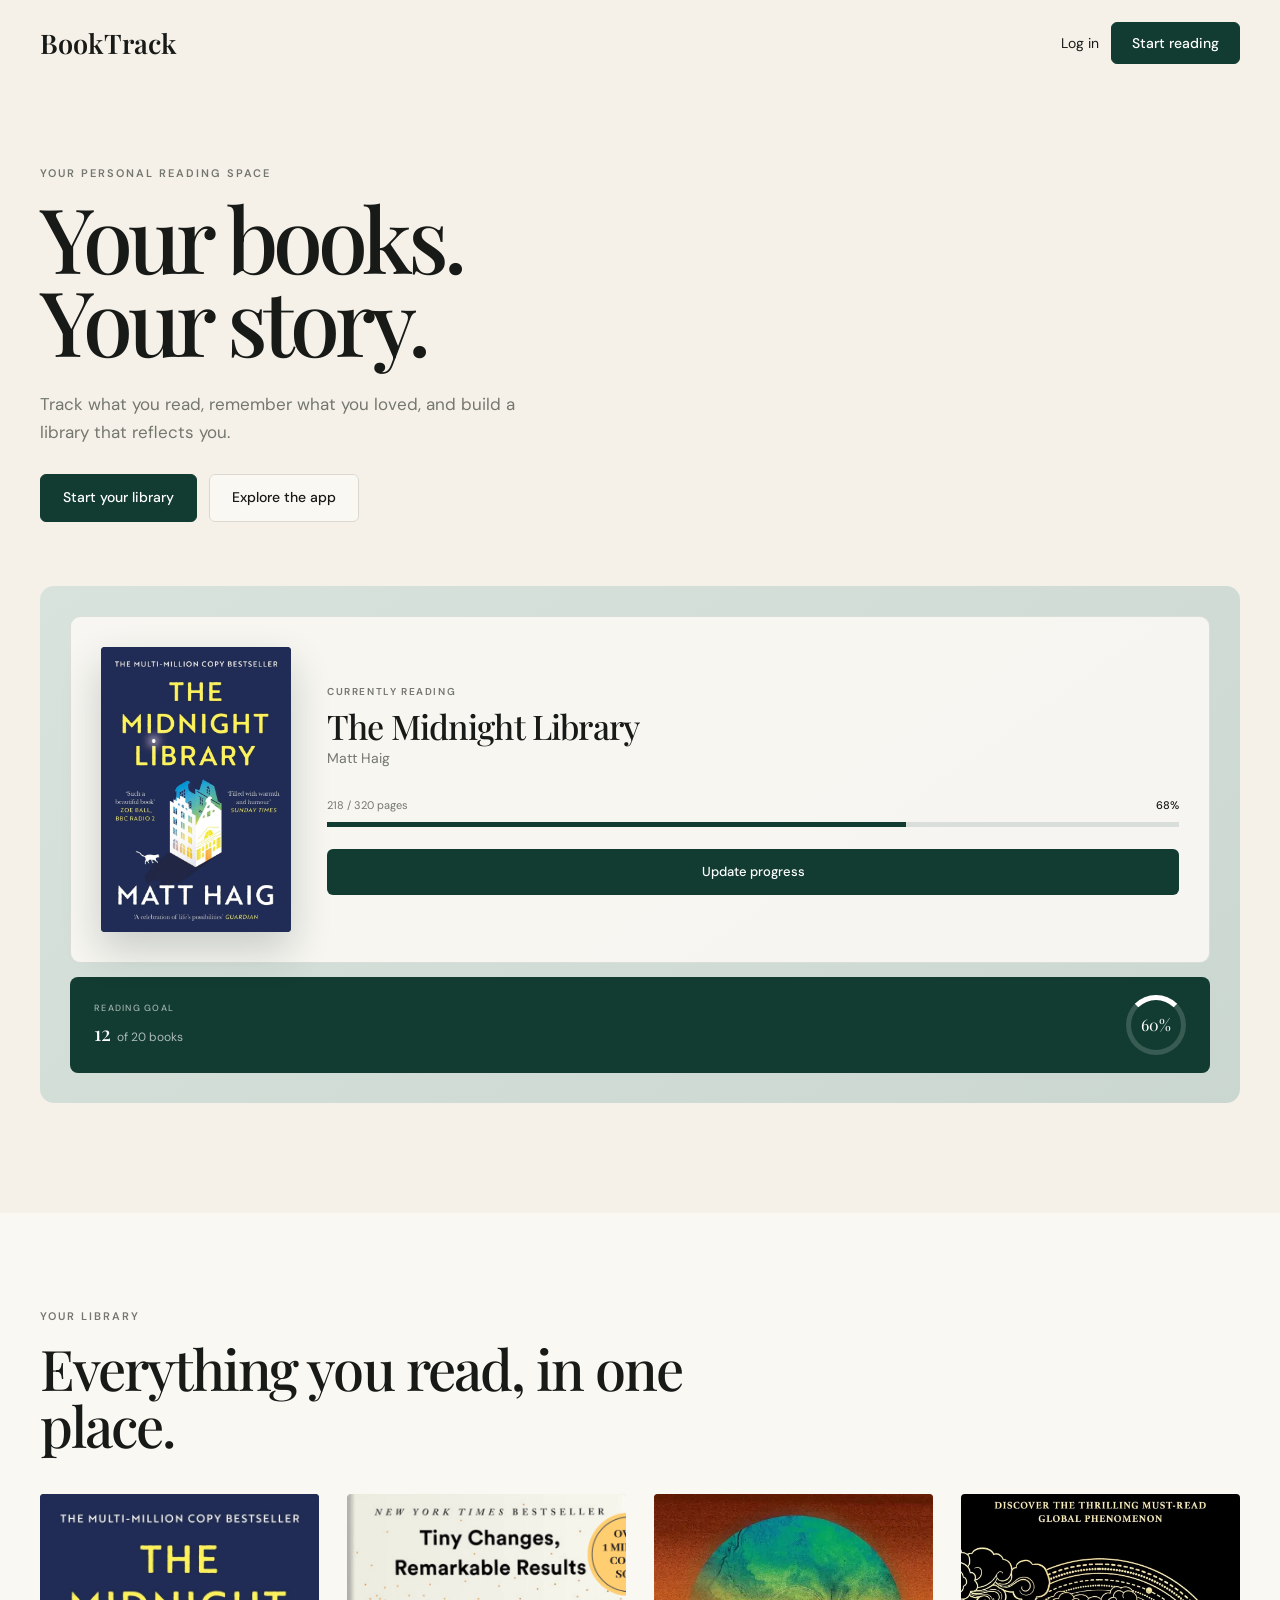
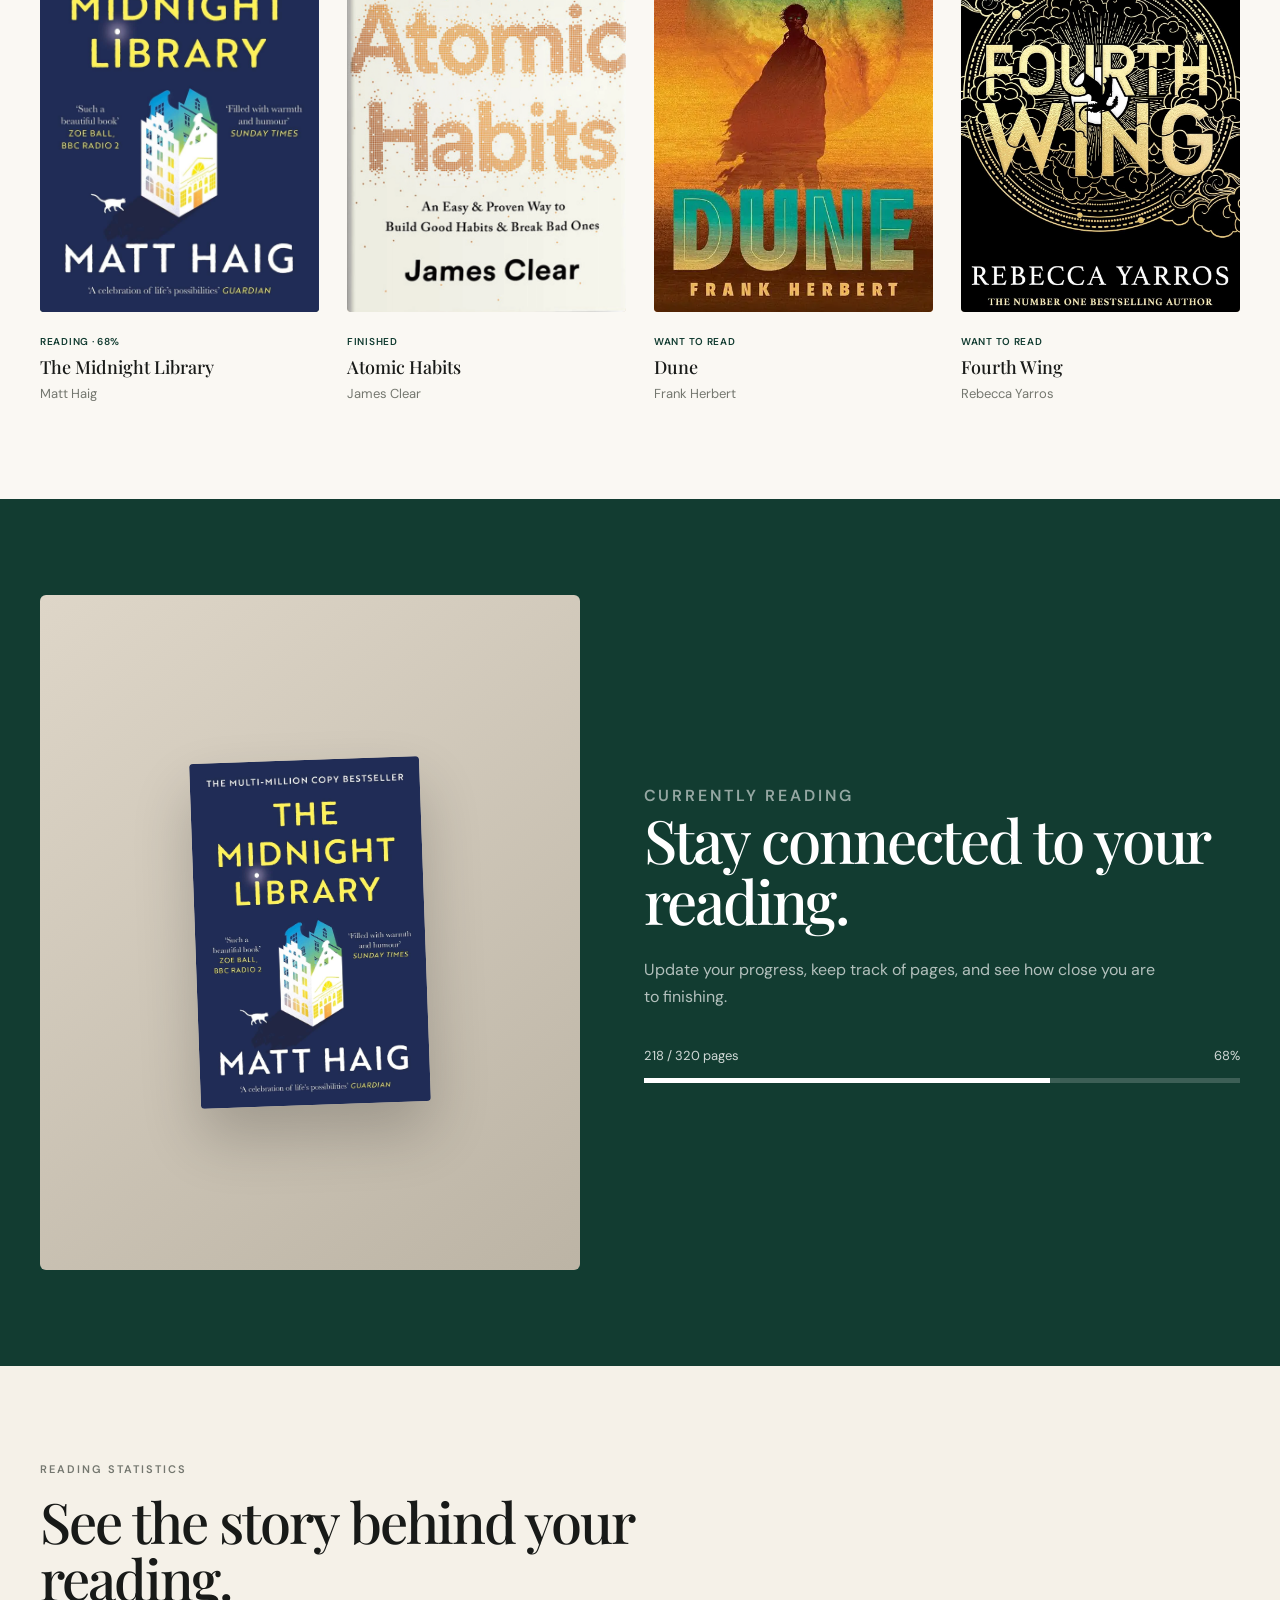
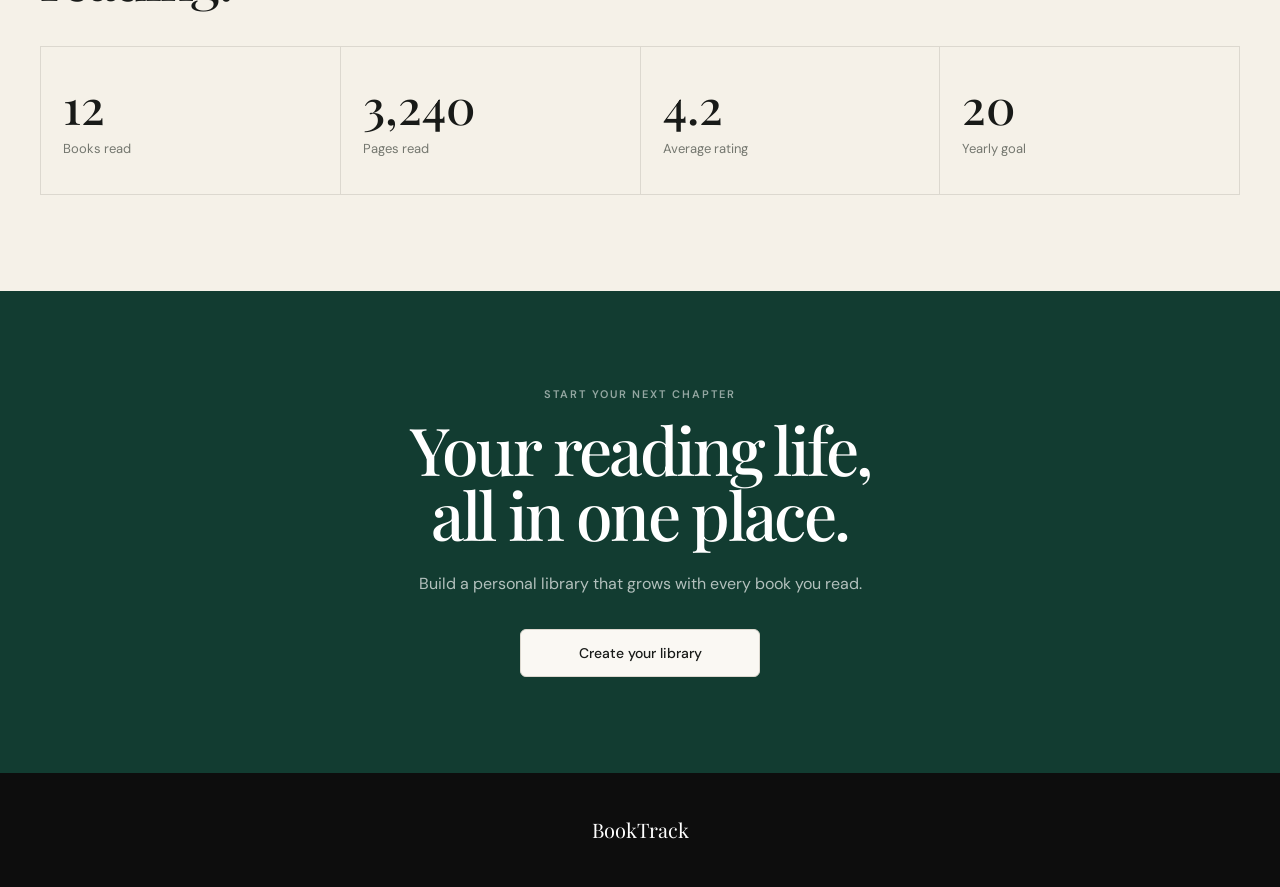
<file: index.html>
<!doctype html>
<html lang="en">
  <head>
    <meta charset="UTF-8" />
    <meta name="viewport" content="width=device-width, initial-scale=1.0" />

    <title>BookTrack — Your personal reading space</title>

    <link rel="preconnect" href="https://fonts.googleapis.com" />
    <link rel="preconnect" href="https://fonts.gstatic.com" crossorigin />

    <link
      href="https://fonts.googleapis.com/css2?family=DM+Sans:wght@400;500;600&family=Playfair+Display:wght@500;600&display=swap"
      rel="stylesheet"
    />

    <link rel="stylesheet" href="./css/styles.css" />
  </head>

  <body>
    <header class="header">
      <div class="container header__inner">
        <a href="#" class="logo">BookTrack</a>

        <nav class="nav">
          <a href="#library">Library</a>
          <a href="#reading">Reading</a>
          <a href="#stats">Statistics</a>
        </nav>

        <div class="header__actions">
          <a href="#" class="link">Log in</a>

          <a href="dashboard.html" class="button button--dark">
            Start reading
          </a>
        </div>
      </div>
    </header>

    <main>
      <section class="hero">
        <div class="container hero__grid">
          <div class="hero__content">
            <p class="eyebrow">Your personal reading space</p>

            <h1>
              Your books.<br />
              Your story.
            </h1>

            <p class="hero__description">
              Track what you read, remember what you loved, and build a library
              that reflects you.
            </p>

            <div class="hero__actions">
              <a href="#" class="button button--dark"> Start your library </a>

              <a href="#library" class="button button--light">
                Explore the app
              </a>
            </div>
          </div>
          <div class="hero__visual">
            <div class="hero-book">
              <div class="hero-book__cover">
                <img
                  src="./assets/images/Matt-Haig.jpg"
                  alt="The Midnight Library cover"
                />
              </div>

              <div class="hero-book__info">
                <span class="hero-book__label"> Currently reading </span>

                <h2>The Midnight Library</h2>

                <p class="hero-book__author">Matt Haig</p>

                <div class="hero-book__progress-info">
                  <span>218 / 320 pages</span>
                  <strong>68%</strong>
                </div>

                <div class="hero-book__progress">
                  <div class="hero-book__progress-value"></div>
                </div>

                <button class="hero-book__button" type="button">
                  Update progress
                </button>
              </div>
            </div>

            <div class="hero-goal">
              <div>
                <span class="hero-goal__label"> Reading goal </span>

                <p>
                  <strong>12</strong>
                  of 20 books
                </p>
              </div>

              <div class="hero-goal__percent">60%</div>
            </div>
          </div>
        </div>
      </section>

      <section class="library" id="library">
        <div class="container">
          <div class="section-heading">
            <p class="eyebrow">Your library</p>

            <h2>Everything you read, in one place.</h2>
          </div>

          <div class="book-grid">
            <article class="book">
              <div class="book__cover book__cover--midnight">
                <img
                  src="./assets/images/Matt-Haig.jpg"
                  alt="The Midnight Library cover"
                />
              </div>

              <span class="book__status"> Reading · 68% </span>

              <h3>The Midnight Library</h3>

              <p>Matt Haig</p>
            </article>

            <article class="book">
              <div class="book__cover book__cover--atomic">
                <img
                  src="./assets/images/James-Clear.png"
                  alt="Atomic Habits cover"
                />
              </div>

              <span class="book__status"> Finished </span>

              <h3>Atomic Habits</h3>

              <p>James Clear</p>
            </article>

            <article class="book">
              <div class="book__cover book__cover--dune">
                <img src="./assets/images/Frank-Herbet.webp" alt="Dune cover" />
              </div>

              <span class="book__status"> Want to read </span>

              <h3>Dune</h3>

              <p>Frank Herbert</p>
            </article>

            <article class="book">
              <div class="book__cover book__cover--fourth">
                <img
                  src="./assets/images/Rebecca-Yarros.jpg"
                  alt="Fourth Wing cover"
                />
              </div>

              <span class="book__status"> Want to read </span>

              <h3>Fourth Wing</h3>

              <p>Rebecca Yarros</p>
            </article>
          </div>
        </div>
      </section>

      <section class="reading" id="reading">
        <div class="container reading__grid">
          <div class="reading__visual">
            <img
              src="./assets/images/Matt-Haig.jpg"
              alt="The Midnight Library cover"
            />
          </div>

          <div class="reading__content">
            <p class="eyebrow">Currently reading</p>

            <h2>Stay connected to your reading.</h2>

            <p>
              Update your progress, keep track of pages, and see how close you
              are to finishing.
            </p>

            <div class="progress">
              <div class="progress__top">
                <span> 218 / 320 pages </span>

                <span> 68% </span>
              </div>

              <div class="progress__bar">
                <div class="progress__value"></div>
              </div>
            </div>
          </div>
        </div>
      </section>

      <section class="stats" id="stats">
        <div class="container">
          <div class="section-heading">
            <p class="eyebrow">Reading statistics</p>

            <h2>See the story behind your reading.</h2>
          </div>

          <div class="stats__grid">
            <div class="stat">
              <strong>12</strong>
              <span>Books read</span>
            </div>

            <div class="stat">
              <strong>3,240</strong>
              <span>Pages read</span>
            </div>

            <div class="stat">
              <strong>4.2</strong>
              <span>Average rating</span>
            </div>

            <div class="stat">
              <strong>20</strong>
              <span>Yearly goal</span>
            </div>
          </div>
        </div>
      </section>
      <section class="cta">
        <div class="container cta__inner">
          <p class="eyebrow">Start your next chapter</p>

          <h2>
            Your reading life,<br />
            all in one place.
          </h2>

          <p>Build a personal library that grows with every book you read.</p>

          <a href="#" class="button button--light"> Create your library </a>
        </div>
      </section>
    </main>

    <footer class="footer">
      <div class="container">
        <span>BookTrack</span>
      </div>
    </footer>

    <script src="./script.js"></script>
  </body>
</html>
</file>
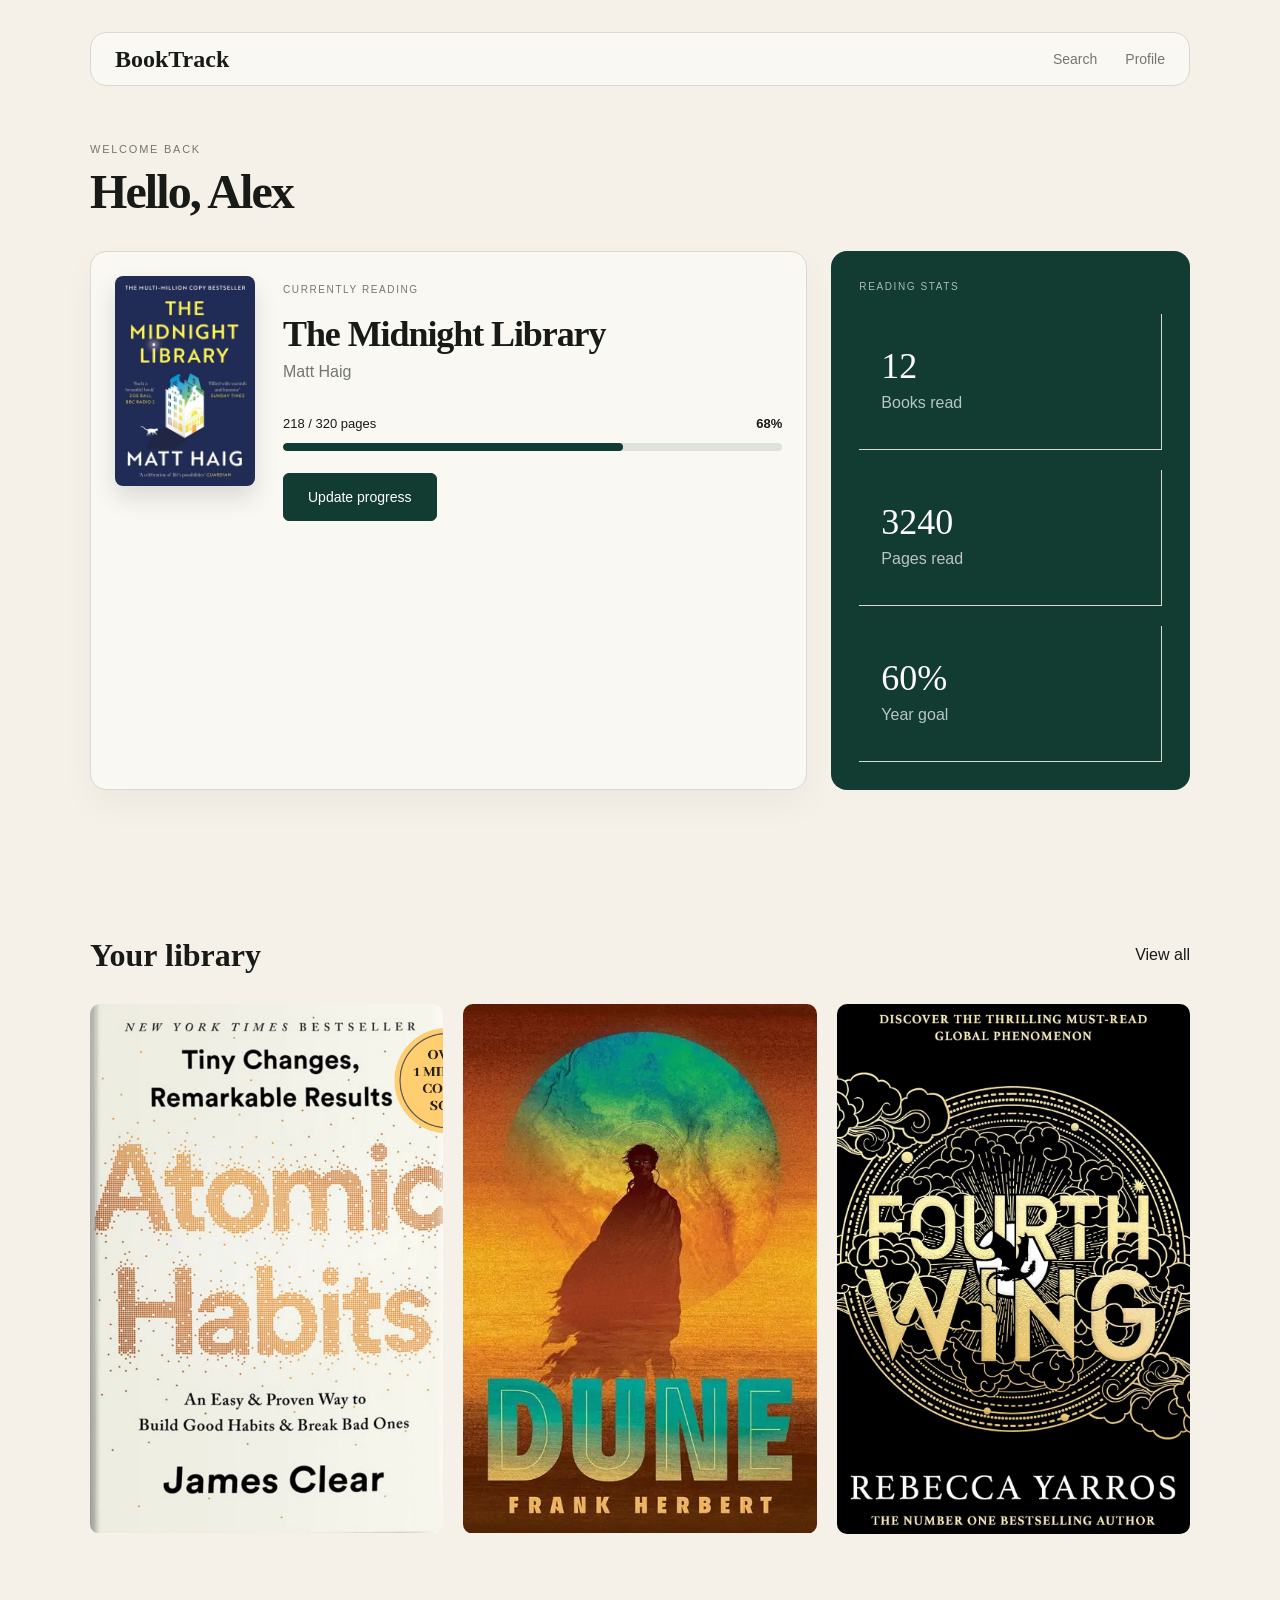
<file: dashboard.html>
<!doctype html>
<html lang="en">
  <head>
    <meta charset="UTF-8" />

    <meta name="viewport" content="width=device-width, initial-scale=1.0" />

    <title>BookTrack Dashboard</title>

    <link rel="stylesheet" href="./css/styles.css" />

    <link rel="stylesheet" href="./css/dashboard.css" />
  </head>

  <body>
    <section class="dashboard">
      <div class="container container-dashboard">
        <!-- HEADER -->

        <header class="dashboard-header">
          <a href="./index.html" class="logo"> BookTrack </a>

          <nav class="nav">
            <a href="#"> Search </a>

            <a href="#"> Profile </a>
          </nav>
        </header>

        <!-- GREETING -->

        <div class="dashboard-heading">
          <p class="dashboard-label">Welcome back</p>

          <h1>Hello, Alex</h1>
        </div>

        <!-- MAIN DASHBOARD -->

        <div class="dashboard-grid">
          <!-- CURRENT BOOK -->

          <div class="reading-card">
            <div class="book-cover">
              <img
                src="./assets/images/Matt-Haig.jpg"
                alt="The Midnight Library"
              />
            </div>

            <div class="book-content">
              <span class="reading-card__label"> Currently reading </span>

              <h2>The Midnight Library</h2>

              <p class="book-author">Matt Haig</p>

              <div class="progress-info">
                <span> 218 / 320 pages </span>

                <strong> 68% </strong>
              </div>

              <div class="progress-bar">
                <div class="progress-value"></div>
              </div>

              <button class="button button--dark">Update progress</button>
            </div>
          </div>

          <!-- STATS -->

          <aside class="stats-card">
            <span class="stats-label"> Reading stats </span>

            <div class="stat">
              <strong> 12 </strong>

              <p>Books read</p>
            </div>

            <div class="stat">
              <strong> 3240 </strong>

              <p>Pages read</p>
            </div>

            <div class="stat">
              <strong> 60% </strong>

              <p>Year goal</p>
            </div>
          </aside>
        </div>

        <!-- LIBRARY -->

        <section class="library-preview">
          <div class="library-header">
            <h2>Your library</h2>

            <a href="#"> View all </a>
          </div>

          <div class="books-row">
            <article class="mini-book">
              <img src="./assets/images/James-Clear.png" alt="Atomic Habits" />
            </article>

            <article class="mini-book">
              <img src="./assets/images/Frank-Herbet.webp" alt="Dune" />
            </article>

            <article class="mini-book">
              <img src="./assets/images/Rebecca-Yarros.jpg" alt="Fourth Wing" />
            </article>
          </div>
        </section>
      </div>
    </section>
  </body>
</html>
</file>
<file: css/styles.css>
/* ========================================
   BOOKTRACK
   Mobile-first styles

   Mobile:  < 768px
   Tablet:  >= 768px
   Desktop: >= 1440px
======================================== */


/* ========================================
   VARIABLES
======================================== */

:root {
    --color-bg: #f5f1e8;
    --color-bg-light: #faf8f3;
    --color-bg-soft: #e6ece7;

    --color-text: #181a18;
    --color-text-muted: #74776f;

    --color-green: #123c31;
    --color-green-dark: #0d2d25;
    --color-green-soft: #dfe8e2;

    --color-white: #ffffff;
    --color-black: #0d0d0d;

    --color-border: #dcd8cf;

    --font-serif: "Playfair Display", Georgia, serif;
    --font-sans: "DM Sans", Arial, sans-serif;

    --container-width: 1280px;

    --radius-sm: 6px;
    --radius-md: 10px;
    --radius-lg: 16px;

    --transition: 180ms ease;
}


/* ========================================
   RESET
======================================== */

*,
*::before,
*::after {
    box-sizing: border-box;
}

html {
    scroll-behavior: smooth;
}

body {
    margin: 0;

    font-family: var(--font-sans);
    font-size: 16px;
    line-height: 1.5;

    color: var(--color-text);
    background: var(--color-bg);

    -webkit-font-smoothing: antialiased;
}

body,
button,
input,
textarea {
    font-family: var(--font-sans);
}

img {
    display: block;
    max-width: 100%;
}

a {
    color: inherit;
    text-decoration: none;
}

button,
input {
    font: inherit;
}

button {
    border: 0;
    cursor: pointer;
}

h1,
h2,
h3,
h4,
p {
    margin-top: 0;
}


/* ========================================
   GLOBAL
======================================== */

.container {
    width: 100%;
    max-width: var(--container-width);

    margin-inline: auto;
    padding-inline: 20px;
}

section {
    padding-block: 72px;
}

.eyebrow {
    margin-bottom: 16px;

    font-size: 11px;
    font-weight: 600;
    line-height: 1.3;

    letter-spacing: 0.18em;
    text-transform: uppercase;

    color: var(--color-text-muted);
}

.section-heading {
    max-width: 680px;
    margin-bottom: 40px;
}

.section-heading h2 {
    margin-bottom: 0;

    font-family: var(--font-serif);
    font-size: clamp(38px, 10vw, 56px);
    font-weight: 500;
    line-height: 1.02;

    letter-spacing: -0.035em;
}


/* ========================================
   BUTTONS
======================================== */

.button {
    display: inline-flex;
    align-items: center;
    justify-content: center;

    width: 100%;
    min-height: 48px;

    padding-inline: 22px;

    border: 1px solid transparent;
    border-radius: var(--radius-sm);

    font-size: 14px;
    font-weight: 500;

    transition:
        background-color var(--transition),
        color var(--transition),
        border-color var(--transition),
        transform var(--transition);
}

.button:hover {
    transform: translateY(-2px);
}

.button--dark {
    color: var(--color-white);
    background: var(--color-green);
    border-color: var(--color-green);
}

.button--dark:hover {
    background: var(--color-green-dark);
    border-color: var(--color-green-dark);
}

.button--light {
    color: var(--color-text);
    background: var(--color-bg-light);
    border-color: var(--color-border);
}

.button--light:hover {
    background: var(--color-white);
}


/* ========================================
   HEADER
======================================== */

.header {
    position: relative;
    z-index: 20;

    padding-block: 18px;
}

.header__inner {
    display: flex;
    align-items: center;
    justify-content: space-between;

    gap: 20px;
}

.logo {
    flex-shrink: 0;

    font-family: var(--font-serif);
    font-size: 24px;
    font-weight: 600;
    line-height: 1;
}

.nav {
    display: none;
}

.header__actions {
    display: flex;
    align-items: center;
    gap: 12px;
}

.header__actions .link {
    display: none;
}

.header__actions .button {
    width: auto;
    min-height: 42px;

    padding-inline: 16px;
}


/* ========================================
   HERO
======================================== */

.hero {
    padding-block: 60px 80px;
}

.hero__grid {
    display: grid;
    grid-template-columns: 1fr;

    gap: 48px;
}

.hero__content {
    max-width: 620px;
}

.hero h1 {
    margin-bottom: 0;

    font-family: var(--font-serif);
    font-size: clamp(52px, 15vw, 74px);
    font-weight: 500;
    line-height: 0.92;

    letter-spacing: -0.055em;
}

.hero__description {
    max-width: 500px;

    margin-block: 28px;

    font-size: 16px;
    line-height: 1.65;

    color: var(--color-text-muted);
}

.hero__actions {
    display: flex;
    flex-direction: column;

    gap: 12px;
}


/* ========================================
   HERO PRODUCT PREVIEW
======================================== */

.hero__visual {
    position: relative;

    min-height: auto;

    padding: 18px;

    overflow: hidden;

    border-radius: 14px;

    background:
        linear-gradient(145deg,
            rgba(18, 60, 49, 0.03),
            rgba(18, 60, 49, 0.1)),
        var(--color-green-soft);
}

.hero-book {
    display: grid;
    gap: 28px;

    padding: 24px;

    border: 1px solid rgba(18, 60, 49, 0.12);
    border-radius: 10px;

    background: rgba(250, 248, 243, 0.92);
}

.hero-book__cover {
    width: min(180px, 65%);
    aspect-ratio: 2 / 3;

    margin-inline: auto;

    overflow: hidden;

    background: #163c38;

    border-radius: 4px;

    box-shadow:
        0 18px 40px rgba(14, 42, 34, 0.2);
}

.hero-book__cover img {
    display: block;

    width: 100%;
    height: 100%;

    object-fit: cover;
}

.hero-book__label {
    display: block;

    margin-bottom: 10px;

    font-size: 10px;
    font-weight: 600;

    letter-spacing: 0.16em;
    text-transform: uppercase;

    color: var(--color-text-muted);
}

.hero-book__info h2 {
    margin-bottom: 5px;

    font-family: var(--font-serif);

    font-size: 28px;
    font-weight: 500;
    line-height: 1;

    letter-spacing: -0.025em;
}

.hero-book__author {
    margin-bottom: 28px;

    font-size: 14px;

    color: var(--color-text-muted);
}

.hero-book__progress-info {
    display: flex;
    align-items: center;
    justify-content: space-between;

    gap: 16px;

    margin-bottom: 9px;

    font-size: 11px;

    color: var(--color-text-muted);
}

.hero-book__progress-info strong {
    font-weight: 500;

    color: var(--color-text);
}

.hero-book__progress {
    width: 100%;
    height: 5px;

    overflow: hidden;

    background: rgba(18, 60, 49, 0.12);
}

.hero-book__progress-value {
    width: 68%;
    height: 100%;

    background: var(--color-green);
}

.hero-book__button {
    width: 100%;

    margin-top: 22px;

    padding: 13px 18px;

    border-radius: 6px;

    font-size: 13px;
    font-weight: 500;

    color: var(--color-white);
    background: var(--color-green);

    transition:
        background-color var(--transition),
        transform var(--transition);
}

.hero-book__button:hover {
    background: var(--color-green-dark);

    transform: translateY(-1px);
}


/* ========================================
   HERO READING GOAL
======================================== */

.hero-goal {
    display: flex;
    align-items: center;
    justify-content: space-between;

    gap: 20px;

    margin-top: 14px;

    padding: 18px;

    border-radius: 8px;

    color: var(--color-white);
    background: var(--color-green);
}

.hero-goal__label {
    display: block;

    margin-bottom: 3px;

    font-size: 9px;
    font-weight: 500;

    letter-spacing: 0.14em;
    text-transform: uppercase;

    opacity: 0.6;
}

.hero-goal p {
    margin: 0;

    font-size: 12px;

    color: rgba(255, 255, 255, 0.65);
}

.hero-goal p strong {
    margin-right: 3px;

    font-family: var(--font-serif);
    font-size: 20px;
    font-weight: 500;

    color: var(--color-white);
}

.hero-goal__percent {
    display: flex;
    align-items: center;
    justify-content: center;

    width: 60px;
    height: 60px;

    flex-shrink: 0;

    border: 5px solid rgba(255, 255, 255, 0.16);
    border-top-color: var(--color-white);

    border-radius: 50%;

    font-family: var(--font-serif);
    font-size: 16px;
}


/* ========================================
   LIBRARY
======================================== */

.library {
    background: var(--color-bg-light);
}

.book-grid {
    display: grid;
    grid-template-columns: repeat(2, minmax(0, 1fr));

    gap: 32px 18px;
}

.book {
    min-width: 0;
}

.book__cover {
    position: relative;

    aspect-ratio: 2 / 3;

    margin-bottom: 16px;

    overflow: hidden;

    border-radius: 4px;

    background: var(--color-green-soft);

    transition:
        transform var(--transition),
        box-shadow var(--transition);
}

.book:hover .book__cover {
    transform: translateY(-4px);

    box-shadow:
        0 14px 30px rgba(0, 0, 0, 0.08);
}

.book__cover img {
    position: absolute;
    inset: 0;

    width: 100%;
    height: 100%;

    object-fit: cover;
}

.book__cover-content {
    display: flex;
    flex-direction: column;
    justify-content: flex-end;

    width: 100%;
    height: 100%;

    padding: 15px;

    color: #f7f3e9;
}

.book__cover-content span {
    font-family: var(--font-serif);
    font-size: 13px;
}

.book__cover-content strong {
    font-family: var(--font-serif);

    font-size: 22px;
    font-weight: 500;
    line-height: 0.95;
}

.book__cover--midnight {
    background:
        radial-gradient(circle at 70% 20%,
            rgba(255, 255, 255, 0.08),
            transparent 25%),
        #183b38;
}

.book__cover--atomic {
    background: #dfd0b6;
}

.book__cover--atomic .book__cover-content {
    color: #73634e;
}

.book__cover--dune {
    background:
        linear-gradient(160deg,
            #8d4328,
            #d38548);
}

.book__cover--fourth {
    background:
        linear-gradient(145deg,
            #e0d5b9,
            #a99674);
}

.book__cover--fourth .book__cover-content {
    color: #352d25;
}

.book__status {
    display: inline-block;

    margin-bottom: 8px;

    font-size: 10px;
    font-weight: 600;

    letter-spacing: 0.07em;
    text-transform: uppercase;

    color: var(--color-green);
}

.book h3 {
    margin-bottom: 5px;

    font-family: var(--font-serif);

    font-size: 17px;
    font-weight: 500;
    line-height: 1.2;
}

.book p {
    margin-bottom: 0;

    font-size: 13px;

    color: var(--color-text-muted);
}


/* ========================================
   CURRENTLY READING
======================================== */

.reading {
    color: var(--color-white);
    background: var(--color-green);
}

.reading__grid {
    display: grid;
    grid-template-columns: 1fr;

    gap: 48px;
}

.reading__visual {
    position: relative;

    display: flex;
    align-items: center;
    justify-content: center;

    aspect-ratio: 4 / 5;

    padding: 40px;

    overflow: hidden;

    border-radius: var(--radius-sm);

    background:
        linear-gradient(145deg,
            #ded6c8,
            #bcb4a5);
}

.reading__visual img {
    width: min(230px, 75%);
    aspect-ratio: 2 / 3;

    object-fit: cover;

    border-radius: 4px;

    box-shadow:
        0 30px 60px rgba(0, 0, 0, 0.2);

    transform: rotate(-2deg);
}

.reading-book {
    display: flex;
    flex-direction: column;
    justify-content: flex-end;

    width: min(230px, 75%);
    aspect-ratio: 2 / 3;

    padding: 26px 22px;

    color: #f6f2e9;
    background:
        radial-gradient(circle at 70% 20%,
            rgba(255, 255, 255, 0.08),
            transparent 25%),
        #153b38;

    border-radius: 4px;

    box-shadow:
        0 30px 60px rgba(0, 0, 0, 0.2);

    transform: rotate(-2deg);
}

.reading-book__small {
    font-family: var(--font-serif);
    font-size: 17px;
}

.reading-book strong {
    margin-top: 2px;

    font-family: var(--font-serif);

    font-size: 36px;
    font-weight: 500;
    line-height: 0.95;
}

.reading-book__author {
    margin-top: 22px;

    font-size: 10px;

    letter-spacing: 0.15em;
    text-transform: uppercase;

    opacity: 0.65;
}

.reading__content {
    align-self: center;
}

.reading .eyebrow {
    color: rgba(255, 255, 255, 0.55);
}

.reading h2 {
    margin-bottom: 24px;

    font-family: var(--font-serif);

    font-size: clamp(42px, 11vw, 60px);
    font-weight: 500;
    line-height: 1.02;

    letter-spacing: -0.035em;
}

.reading__content>p {
    max-width: 520px;

    margin-bottom: 0;

    font-size: 16px;
    line-height: 1.7;

    color: rgba(255, 255, 255, 0.68);
}


/* ========================================
   PROGRESS
======================================== */

.progress {
    margin-top: 36px;
}

.progress__top {
    display: flex;
    align-items: center;
    justify-content: space-between;

    gap: 20px;

    margin-bottom: 12px;

    font-size: 13px;

    color: rgba(255, 255, 255, 0.8);
}

.progress__bar {
    width: 100%;
    height: 5px;

    overflow: hidden;

    background: rgba(255, 255, 255, 0.18);
}

.progress__value {
    width: 68%;
    height: 100%;

    background: var(--color-white);
}


/* ========================================
   STATS
======================================== */

.stats {
    background: var(--color-bg);
}

.stats__grid {
    display: grid;
    grid-template-columns: repeat(2, minmax(0, 1fr));

    border-top: 1px solid var(--color-border);
    border-left: 1px solid var(--color-border);
}

.stat {
    min-width: 0;

    padding: 28px 18px;

    border-right: 1px solid var(--color-border);
    border-bottom: 1px solid var(--color-border);
}

.stat strong {
    display: block;

    margin-bottom: 7px;

    font-family: var(--font-serif);

    font-size: clamp(34px, 10vw, 48px);
    font-weight: 500;
    line-height: 1;
}

.stat span {
    font-size: 13px;
    line-height: 1.4;

    color: var(--color-text-muted);
}


/* ========================================
   CTA
======================================== */

.cta {
    color: var(--color-white);
    background: var(--color-green);
}

.cta__inner {
    max-width: 760px;

    text-align: center;
}

.cta .eyebrow {
    color: rgba(255, 255, 255, 0.55);
}

.cta h2 {
    margin-bottom: 24px;

    font-family: var(--font-serif);

    font-size: clamp(44px, 12vw, 66px);
    font-weight: 500;
    line-height: 0.98;

    letter-spacing: -0.04em;
}

.cta p:not(.eyebrow) {
    max-width: 520px;

    margin: 0 auto 32px;

    font-size: 16px;
    line-height: 1.65;

    color: rgba(255, 255, 255, 0.68);
}

.cta .button {
    max-width: 240px;
}


/* ========================================
   FOOTER
======================================== */

.footer {
    padding-block: 36px;

    color: rgba(255, 255, 255, 0.7);
    background: var(--color-black);
}

.footer .container {
    display: flex;
    align-items: center;
    justify-content: center;
}

.footer span {
    font-family: var(--font-serif);
    font-size: 20px;

    color: var(--color-white);
}


/* ========================================
   TABLET
   768px+
======================================== */

@media (min-width: 768px) {
    /* Global */

    .container {
        padding-inline: 40px;
    }

    section {
        padding-block: 96px;
    }


    /* Header */

    .header {
        padding-block: 22px;
    }

    .logo {
        font-size: 27px;
    }

    .header__actions .link {
        display: inline-block;

        font-size: 14px;
    }

    .header__actions .button {
        padding-inline: 20px;
    }


    /* Hero */

    .hero {
        padding-block: 80px 110px;
    }

    .hero__grid {
        gap: 64px;
    }

    .hero h1 {
        font-size: clamp(68px, 10vw, 90px);
    }

    .hero__description {
        font-size: 17px;
    }

    .hero__actions {
        flex-direction: row;
    }

    .hero__actions .button {
        width: auto;
    }


    /* Hero preview */

    .hero__visual {
        padding: 30px;
    }

    .hero-book {
        grid-template-columns: 190px minmax(0, 1fr);
        align-items: center;

        gap: 36px;

        padding: 30px;
    }

    .hero-book__cover {
        width: 100%;
    }

    .hero-book__info h2 {
        font-size: 34px;
    }

    .hero-goal {
        padding-inline: 24px;
    }


    /* Library */

    .book-grid {
        grid-template-columns: repeat(4, minmax(0, 1fr));

        gap: 28px;
    }

    .book h3 {
        font-size: 18px;
    }


    /* Reading */

    .reading__grid {
        grid-template-columns:
            minmax(0, 0.95fr) minmax(0, 1.05fr);

        gap: 64px;

        align-items: center;
    }

    .reading__visual {
        aspect-ratio: 4 / 5;
    }


    /* Stats */

    .stats__grid {
        grid-template-columns: repeat(4, minmax(0, 1fr));
    }

    .stat {
        padding: 34px 22px;
    }


    /* CTA */

    .cta__inner {
        margin-inline: auto;
    }


    /* Footer */

    .footer {
        padding-block: 42px;
    }
}


/* ========================================
   DESKTOP
   1440px+
======================================== */

@media (min-width: 1440px) {
    /* Global */

    .container {
        padding-inline: 0;
    }

    section {
        padding-block: 120px;
    }

    .section-heading {
        margin-bottom: 56px;
    }

    .section-heading h2 {
        font-size: 68px;
    }


    /* Header */

    .header {
        padding-block: 28px;
    }

    .logo {
        font-size: 30px;
    }

    .nav {
        display: flex;
        align-items: center;

        gap: 36px;
    }

    .nav a {
        position: relative;

        font-size: 14px;

        color: var(--color-text-muted);

        transition: color var(--transition);
    }

    .nav a::after {
        content: "";

        position: absolute;
        left: 0;
        bottom: -6px;

        width: 100%;
        height: 1px;

        background: var(--color-green);

        transform: scaleX(0);
        transform-origin: right;

        transition: transform var(--transition);
    }

    .nav a:hover {
        color: var(--color-text);
    }

    .nav a:hover::after {
        transform: scaleX(1);
        transform-origin: left;
    }


    /* Hero */

    .hero {
        padding-block: 100px 140px;
    }

    .hero__grid {
        grid-template-columns:
            minmax(0, 0.85fr) minmax(0, 1.15fr);

        gap: 100px;

        align-items: center;
    }

    .hero h1 {
        font-size: 104px;
    }

    .hero__description {
        margin-block: 34px;

        font-size: 18px;
    }


    /* Hero preview */

    .hero__visual {
        padding: 42px;
    }

    .hero-book {
        grid-template-columns:
            220px minmax(0, 1fr);

        gap: 48px;

        padding: 38px;
    }

    .hero-book__info h2 {
        font-size: 40px;
    }

    .hero-book__cover strong {
        font-size: 34px;
    }

    .hero-goal {
        width: 65%;

        margin-left: auto;
    }


    /* Library */

    .book-grid {
        gap: 36px;
    }

    .book__cover {
        margin-bottom: 20px;
    }

    .book h3 {
        font-size: 20px;
    }

    .book p {
        font-size: 14px;
    }

    .book__cover-content {
        padding: 24px;
    }

    .book__cover-content strong {
        font-size: 30px;
    }


    /* Reading */

    .reading__grid {
        grid-template-columns:
            minmax(0, 1fr) minmax(0, 0.9fr);

        gap: 110px;
    }

    .reading__visual {
        max-height: 680px;
    }

    .reading-book {
        width: min(280px, 70%);

        padding: 32px 26px;
    }

    .reading-book strong {
        font-size: 44px;
    }

    .reading h2 {
        font-size: 72px;
    }

    .reading__content>p {
        font-size: 17px;
    }

    .progress {
        margin-top: 44px;
    }


    /* Stats */

    .stat {
        padding: 44px 30px;
    }

    .stat strong {
        font-size: 54px;
    }

    .stat span {
        font-size: 14px;
    }



    .cta h2 {
        font-size: 78px;
    }

    .cta p:not(.eyebrow) {
        font-size: 17px;
    }



    .footer {
        padding-block: 48px;
    }
}
/* ========================================
   ANIMATIONS
======================================== */


/* плавна поява елементів */

@keyframes fadeUp {
    from {
        opacity: 0;
        transform: translateY(30px);
    }

    to {
        opacity: 1;
        transform: translateY(0);
    }
}


/* Hero текст */

.hero__content {
    animation: fadeUp 700ms ease forwards;
}


/* Hero книга */

.hero__visual {
    opacity: 0;
    animation: fadeUp 700ms ease 150ms forwards;
}



/* збільшення книги при наведенні */

.hero__visual img {
    transition: transform 500ms ease;
}


.hero__visual:hover img {
    transform: scale(1.03);
}



/* картки книг */

.book {
    transition: transform 300ms ease;
}


.book:hover {
    transform: translateY(-6px);
}


.book:hover .book__cover {
    transform: rotate(-1deg);
    box-shadow: 0 20px 40px rgba(0, 0, 0, 0.12);
}



/* прогрес бар */

.hero-book__progress-value,
.progress__value {

    animation: progressLoad 1.2s ease forwards;
    transform-origin: left;

}


@keyframes progressLoad {

    from {
        transform: scaleX(0);
    }

    to {
        transform: scaleX(1);
    }

}



/* кнопки */

.button {

    position: relative;
    overflow: hidden;

}


.button:hover {

    transform: translateY(-3px);

}


.button:active {

    transform: translateY(0);

}



/* поява секцій при скролі */

.hidden {

    opacity: 0;
    transform: translateY(40px);

}


.show {

    opacity: 1;
    transform: translateY(0);

}


section {

    transition:
        opacity 700ms ease,
        transform 700ms ease;

}
</file>
<file: css/dashboard.css>
/* ========================================
   DASHBOARD
======================================== */

.dashboard {
    min-height: 100vh;
    padding: 32px 0 80px;
    background: var(--color-bg);
}

.container-dashboard {
    max-width: 1180px;
}


/* HEADER */

.dashboard-header {
    display: flex;
    justify-content: space-between;
    align-items: center;

    padding: 14px 24px;

    background: var(--color-bg-light);

    border: 1px solid var(--color-border);
    border-radius: var(--radius-lg);
}

.dashboard-header .logo {
    font-family: var(--font-serif);
    font-size: 24px;
    font-weight: 600;
}

.dashboard-header .nav {
    display: flex;
    gap: 28px;
}

.dashboard-header .nav a {
    font-size: 14px;
    color: var(--color-text-muted);
}


/* GREETING */

.dashboard-heading {
    margin: 55px 0 35px;
}

.dashboard-label {
    margin-bottom: 10px;

    font-size: 11px;
    letter-spacing: .16em;
    text-transform: uppercase;

    color: var(--color-text-muted);
}

.dashboard-heading h1 {
    margin: 0;

    font-family: var(--font-serif);

    font-size: clamp(32px, 4vw, 48px);

    line-height: 1;

    letter-spacing: -.04em;
}



/* GRID */

.dashboard-grid {
    display: grid;

    grid-template-columns: 2fr 1fr;

    gap: 24px;
}



/* CURRENT BOOK */

.reading-card {
    display: grid;

    grid-template-columns: 140px 1fr;

    gap: 28px;

    padding: 24px;

    background: var(--color-bg-light);

    border: 1px solid var(--color-border);

    border-radius: var(--radius-lg);

    box-shadow: 0 15px 35px rgba(0, 0, 0, .04);
}


.book-cover img {
    width: 100%;

    aspect-ratio: 2/3;

    object-fit: cover;

    border-radius: 8px;

    box-shadow: 0 12px 25px rgba(0, 0, 0, .12);
}


.reading-card__label {
    font-size: 10px;

    letter-spacing: .16em;

    text-transform: uppercase;

    color: var(--color-text-muted);
}


.book-content h2 {
    margin: 16px 0 8px;

    font-family: var(--font-serif);

    font-size: 36px;

    line-height: 1;

    letter-spacing: -.03em;
}


.book-author {
    margin-bottom: 30px;

    color: var(--color-text-muted);
}


/* PROGRESS */

.progress-info {
    display: flex;

    justify-content: space-between;

    margin-bottom: 10px;

    font-size: 13px;
}


.progress-bar {
    height: 8px;

    overflow: hidden;

    border-radius: 20px;

    background: rgba(18, 60, 49, .12);
}


.progress-value {
    width: 68%;

    height: 100%;

    background: var(--color-green);

    border-radius: 20px;
}


.reading-card .button {
    margin-top: 22px;

    width: auto;

    padding: 12px 24px;
}



/* STATS */

.stats-card {
    padding: 28px;

    display: flex;

    flex-direction: column;

    justify-content: space-between;

    background: var(--color-green);

    color: white;

    border-radius: var(--radius-lg);
}


.stats-label {
    font-size: 10px;

    letter-spacing: .16em;

    text-transform: uppercase;

    opacity: .65;
}


.stat {
    margin-top: 20px;
}


.stat strong {
    display: block;

    font-family: var(--font-serif);

    font-size: 36px;

    line-height: 1;
}


.stat p {
    margin: 5px 0 0;

    opacity: .7;
}



/* LIBRARY */

.library-preview {
    margin-top: 45px;
}


.library-header {
    display: flex;

    justify-content: space-between;

    align-items: center;
}


.library-header h2 {
    margin: 0;

    font-family: var(--font-serif);

    font-size: 32px;
}


.books-row {
    display: grid;

    grid-template-columns: repeat(3, 1fr);

    gap: 20px;

    margin-top: 25px;
}


.mini-book {
    overflow: hidden;

    border-radius: var(--radius-md);
}


.mini-book img {
    width: 100%;

    aspect-ratio: 2/3;

    object-fit: cover;

    transition: transform .3s ease;
}


.mini-book:hover img {
    transform: scale(1.03);
}



/* MOBILE */

@media(max-width:768px) {

    .dashboard {
        padding: 20px 0 50px;
    }

    .dashboard-grid {
        grid-template-columns: 1fr;
    }

    .reading-card {
        grid-template-columns: 1fr;
    }

    .book-cover {
        max-width: 150px;
    }

    .book-content h2 {
        font-size: 30px;
    }

    .books-row {
        grid-template-columns: 1fr 1fr;
    }

}
</file>
